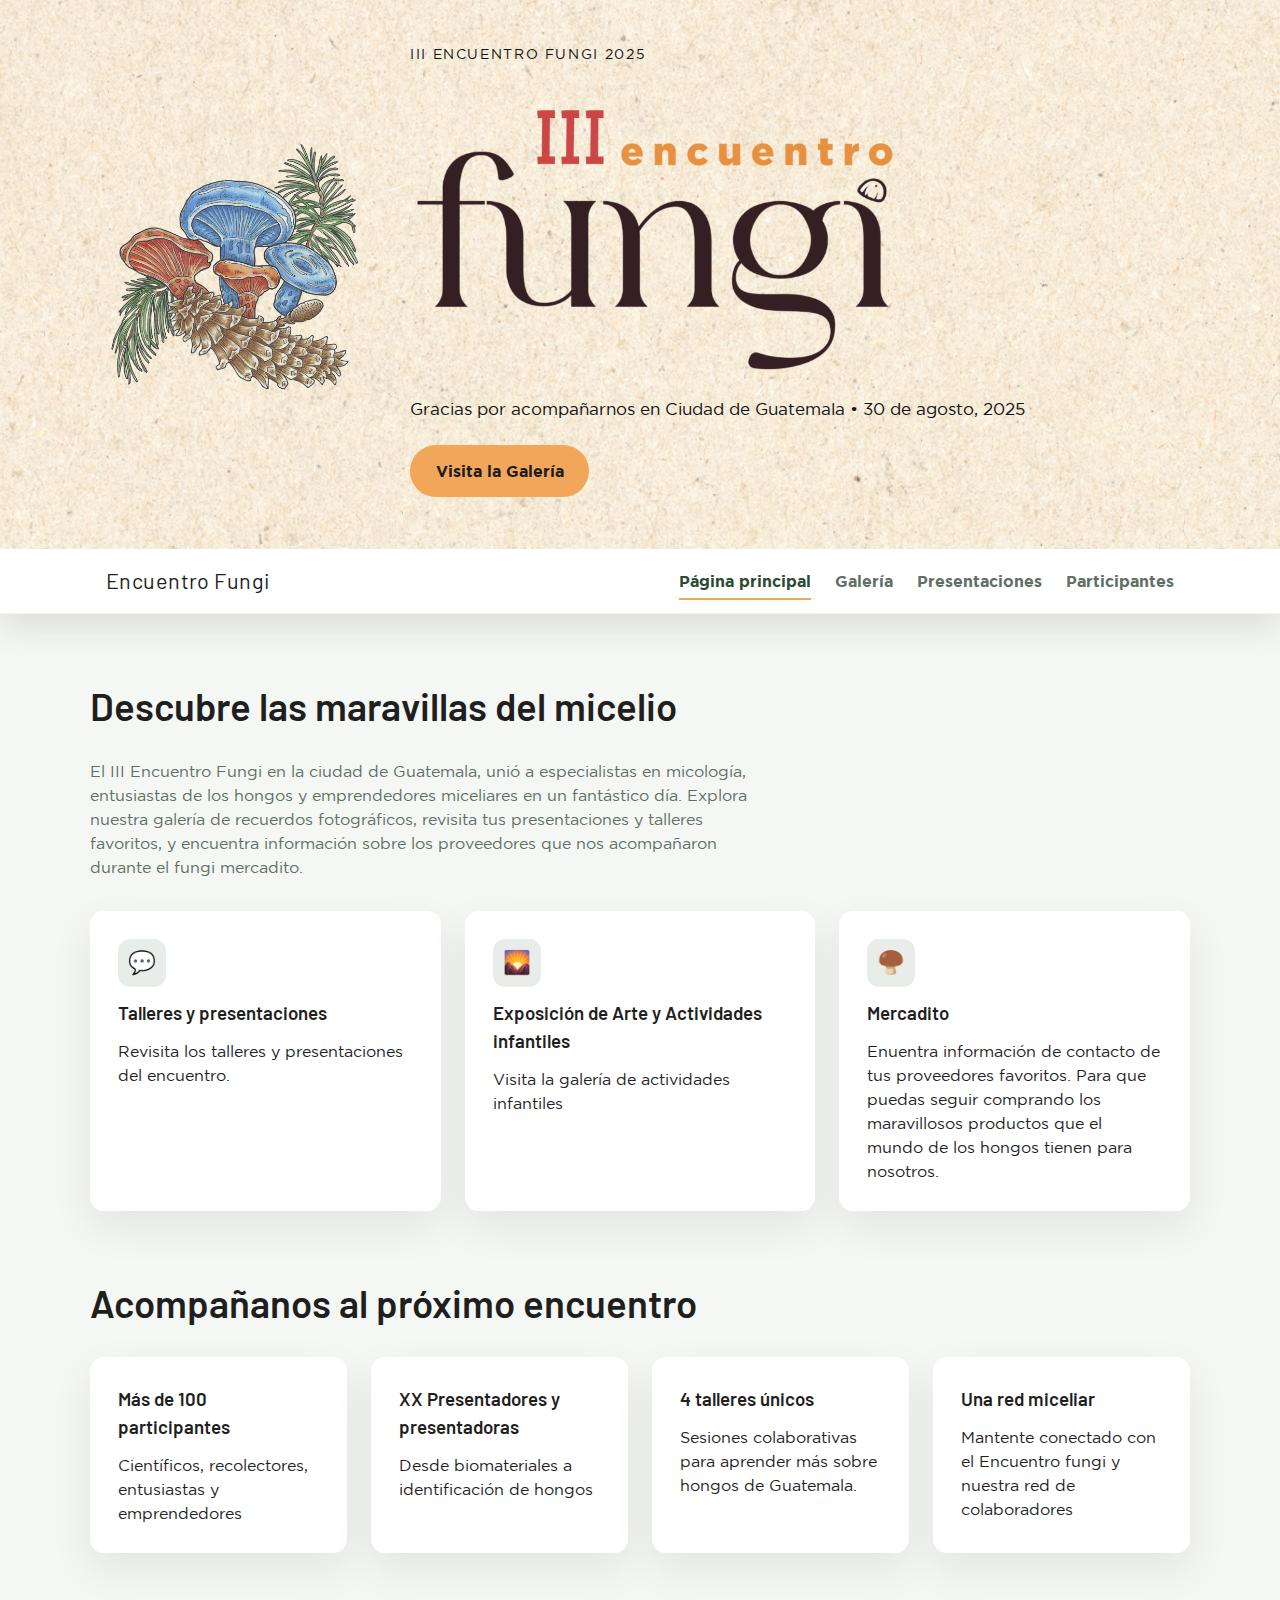
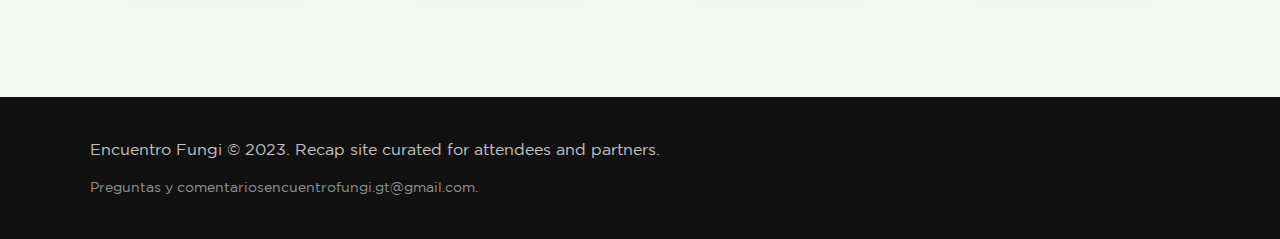
<file: index.html>
<!DOCTYPE html>
<html lang="en">
<head>
  <meta charset="utf-8">
  <meta name="viewport" content="width=device-width, initial-scale=1">
  <title>Encuentro Fungi — Página principal</title>
  <link rel="stylesheet" href="assets/css/reset.css">
  <link rel="stylesheet" href="assets/css/styles.css">
  <script defer src="assets/js/main.js"></script>
</head>
<body data-page="home">
  <a class="skip-link" href="#main-content">Saltar al contenido principal</a>
  <header class="site-header">
    <div class="top-banner">
      <div class="top-banner__inner">
        <div class="top-banner__media" aria-hidden="true">
          <img src="assets/images/brand_assets/background%20mushrooms.png" alt="" loading="lazy">
        </div>
        <div class="top-banner__content">
          <p class="top-banner__eyebrow">III Encuentro Fungi 2025</p>
          <h1 class="top-banner__title">
            <span class="sr-only">Celebrando los mundos ocultos debajo de nuestros pies</span>
            <img src="assets/images/brand_assets/logo.png" alt="Encuentro Fungi">
          </h1>
          <p class="top-banner__meta">Gracias por acompañarnos en Ciudad de Guatemala • 30 de agosto, 2025</p>
          <a class="top-banner__cta" href="gallery.html">Visita la Galería</a>
        </div>
      </div>
    </div>
    <nav class="site-nav" aria-label="Main navigation">
      <div class="site-nav__inner">
        <a class="brand" href="index.html">Encuentro Fungi</a>
        <button class="nav-toggle" type="button" data-nav-toggle aria-label="Toggle navigation" aria-expanded="false">
          Menu
        </button>
        <ul class="nav-list" data-nav>
          <li><a class="nav-link" data-page="home" href="index.html">Página principal</a></li>
          <li><a class="nav-link" data-page="gallery" href="gallery.html">Galería</a></li>
          <li><a class="nav-link" data-page="presentations" href="presentations.html">Presentaciones</a></li>
          <li><a class="nav-link" data-page="about" href="about.html">Participantes</a></li>
        </ul>
      </div>
    </nav>
  </header>

  <main id="main-content">
    <section class="section">
      <h2 class="section__heading">Descubre las maravillas del micelio </h2>
      <p class="section__lead">
        El III Encuentro Fungi en la ciudad de Guatemala, unió a especialistas en micología, entusiastas de los hongos y emprendedores miceliares en un fantástico día. Explora nuestra galería de recuerdos fotográficos, revisita tus presentaciones y talleres favoritos, y encuentra información sobre los proveedores que nos acompañaron durante el fungi mercadito.
      </p>
      <div class="feature-grid">
        <article class="feature-card">
          <div class="feature-card__icon" aria-hidden="true">💬</div>
          <h3>Talleres y presentaciones</h3>
          <p>
            Revisita los talleres y presentaciones del encuentro.
          </p>
        </article>
        <article class="feature-card">
          <div class="feature-card__icon" aria-hidden="true">🌄</div>
          <h3>Exposición de Arte y Actividades infantiles</h3>
          <p>
            Visita la galería de actividades infantiles
          </p>
        </article>
        <article class="feature-card">
          <div class="feature-card__icon" aria-hidden="true">🍄‍🟫</div>
          <h3>Mercadito</h3>
          <p>
            Enuentra información de contacto de tus proveedores favoritos. Para que puedas seguir comprando los maravillosos productos que el mundo de los hongos tienen para nosotros.
          </p>
        </article>
      </div>
    </section>

    <section class="section">
      <h2 class="section__heading">Acompañanos al próximo encuentro</h2>
      <div class="feature-grid">
        <article class="feature-card">
          <h3>Más de 100 participantes </h3>
          <p>Científicos, recolectores, entusiastas y emprendedores</p>
        </article>
        <article class="feature-card">
          <h3>XX Presentadores y presentadoras</h3>
          <p>Desde biomateriales a identificación de hongos</p>
        </article>
        <article class="feature-card">
          <h3>4 talleres únicos</h3>
          <p>Sesiones colaborativas para aprender más sobre hongos de Guatemala.</p>
        </article>
        <article class="feature-card">
          <h3>Una red miceliar</h3>
          <p>Mantente conectado con el Encuentro fungi y nuestra red de colaboradores</p>
        </article>
      </div>
    </section>
  </main>

  <footer class="site-footer">
    <div class="site-footer__inner">
      <p>Encuentro Fungi © 2023. Recap site curated for attendees and partners.</p>
      <p class="site-footer__meta">Preguntas y comentarios<a href="mailto:encuentrofungi.gt@gmail.com">encuentrofungi.gt@gmail.com</a>.</p>
    </div>
  </footer>
</body>
</html>
</file>
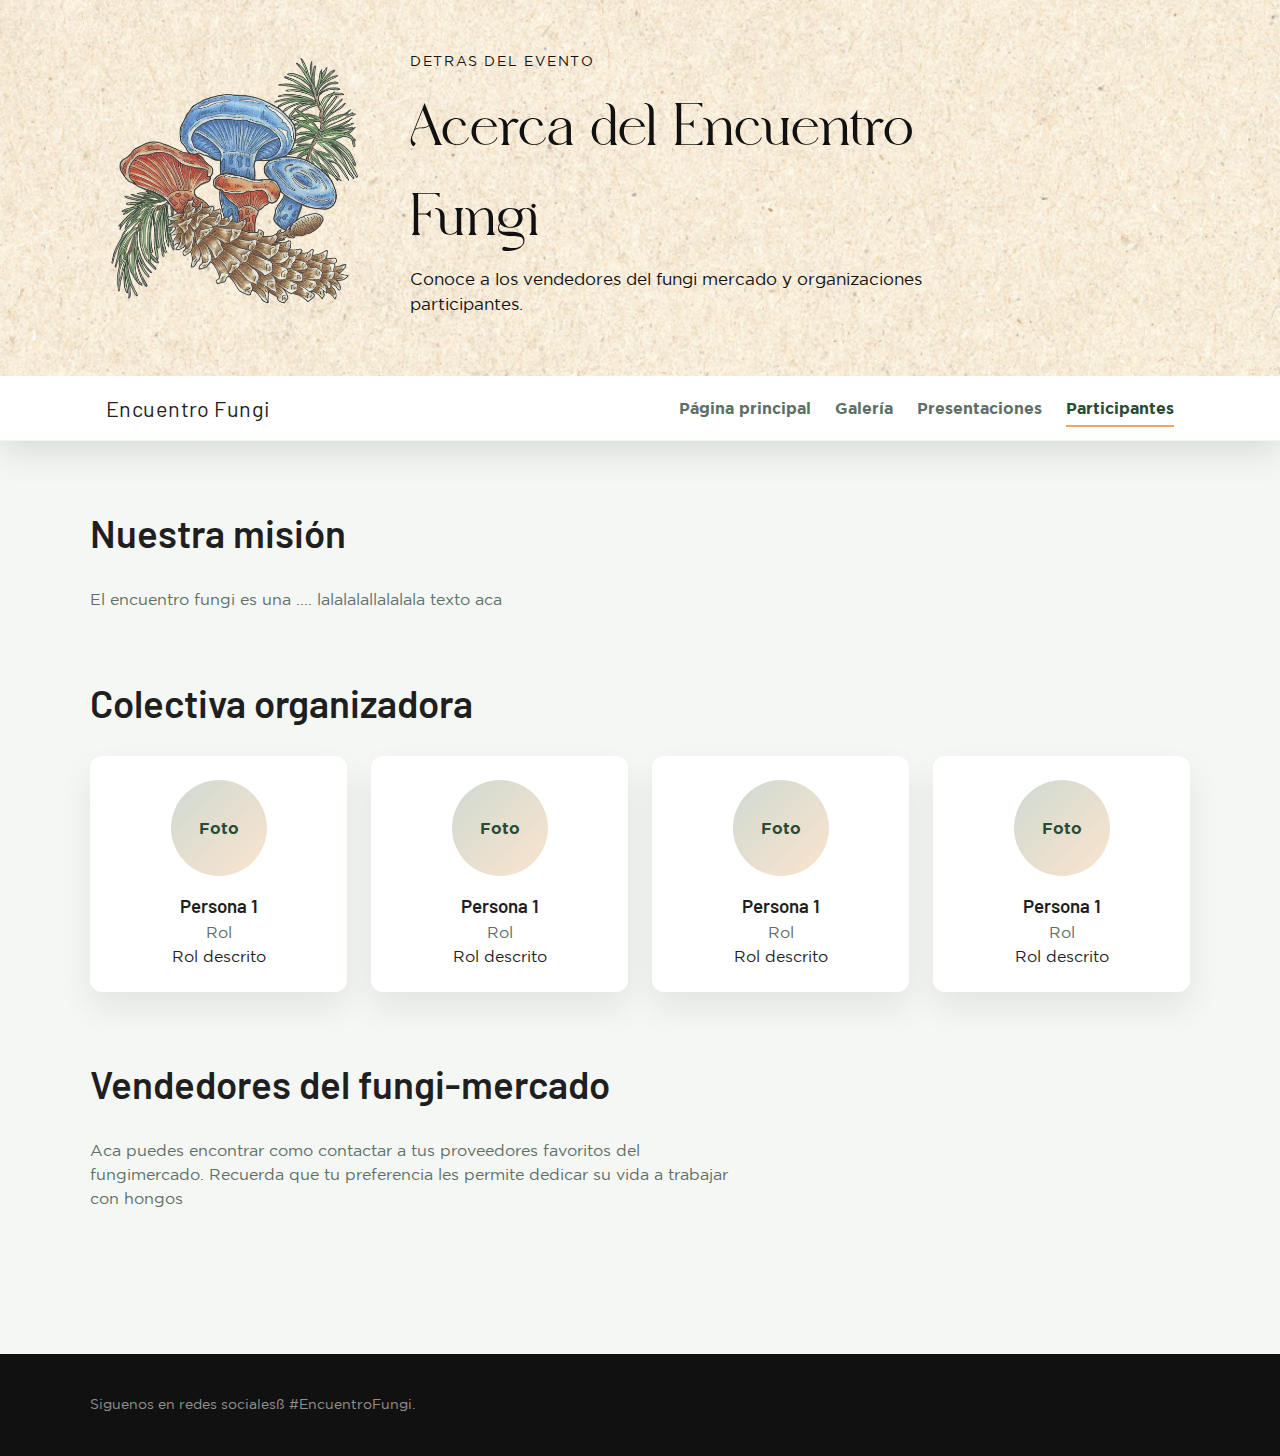
<file: about.html>
<!DOCTYPE html>
<html lang="en">
<head>
  <meta charset="utf-8">
  <meta name="viewport" content="width=device-width, initial-scale=1">
  <title>Encuentro Fungi — Acerca de</title>
  <link rel="stylesheet" href="assets/css/reset.css">
  <link rel="stylesheet" href="assets/css/styles.css">
  <script defer src="assets/js/main.js"></script>
</head>
<body data-page="about">
  <a class="skip-link" href="#main-content">Skip to main content</a>
  <header class="site-header">
    <div class="top-banner">
      <div class="top-banner__inner">
        <div class="top-banner__media" aria-hidden="true">
          <img src="assets/images/brand_assets/background%20mushrooms.png" alt="" loading="lazy">
        </div>
        <div class="top-banner__content">
          <p class="top-banner__eyebrow">Detras del evento</p>
          <h1 class="top-banner__title">Acerca del Encuentro Fungi</h1>
          <p class="top-banner__meta">Conoce a los vendedores del fungi mercado y organizaciones participantes.</p>
        </div>
      </div>
    </div>
    <nav class="site-nav" aria-label="Main navigation">
      <div class="site-nav__inner">
        <a class="brand" href="index.html">Encuentro Fungi</a>
        <button class="nav-toggle" type="button" data-nav-toggle aria-label="Toggle navigation" aria-expanded="false">
          Menu
        </button>
        <ul class="nav-list" data-nav>
          <li><a class="nav-link" data-page="home" href="index.html">Página principal</a></li>
          <li><a class="nav-link" data-page="gallery" href="gallery.html">Galería</a></li>
          <li><a class="nav-link" data-page="presentations" href="presentations.html">Presentaciones</a></li>
          <li><a class="nav-link" data-page="about" href="about.html">Participantes</a></li>
        </ul>
      </div>
    </nav>
  </header>

  <main id="main-content">
    <section class="section">
      <h2 class="section__heading">Nuestra misión</h2>
      <p class="section__lead">
        El encuentro fungi es una .... lalalalallalalala texto aca
      </p>
    </section>

    <section class="section">
      <h2 class="section__heading">Colectiva organizadora</h2>
      <div class="team-grid">
        <article class="team-card">
          <div class="team-avatar" aria-hidden="true">Foto</div>
          <h3>Persona 1</h3>
          <p class="speaker-meta">Rol</p>
          <p>Rol descrito</p>
        </article>
        <article class="team-card">
          <div class="team-avatar" aria-hidden="true">Foto</div>
          <h3>Persona 1</h3>
          <p class="speaker-meta">Rol</p>
          <p>Rol descrito</p>
        </article>
        <article class="team-card">
          <div class="team-avatar" aria-hidden="true">Foto</div>
          <h3>Persona 1</h3>
          <p class="speaker-meta">Rol</p>
          <p>Rol descrito</p>
        </article>
        <article class="team-card">
          <div class="team-avatar" aria-hidden="true">Foto</div>
          <h3>Persona 1</h3>
          <p class="speaker-meta">Rol</p>
          <p>Rol descrito</p>
        </article>
      </div>
    </section>

    <section class="section">
      <h2 class="section__heading">Vendedores del fungi-mercado</h2>
      <p class="section__lead">
        Aca puedes encontrar como contactar a tus proveedores favoritos del fungimercado. Recuerda que tu preferencia les permite dedicar su vida a trabajar con hongos
      </p>
    </section>
  </main>

  <footer class="site-footer">
    <div class="site-footer__inner">

      <p class="site-footer__meta">Siguenos en redes socialesß <a href="#">#EncuentroFungi</a>.</p>
    </div>
  </footer>
</body>
</html>
</file>
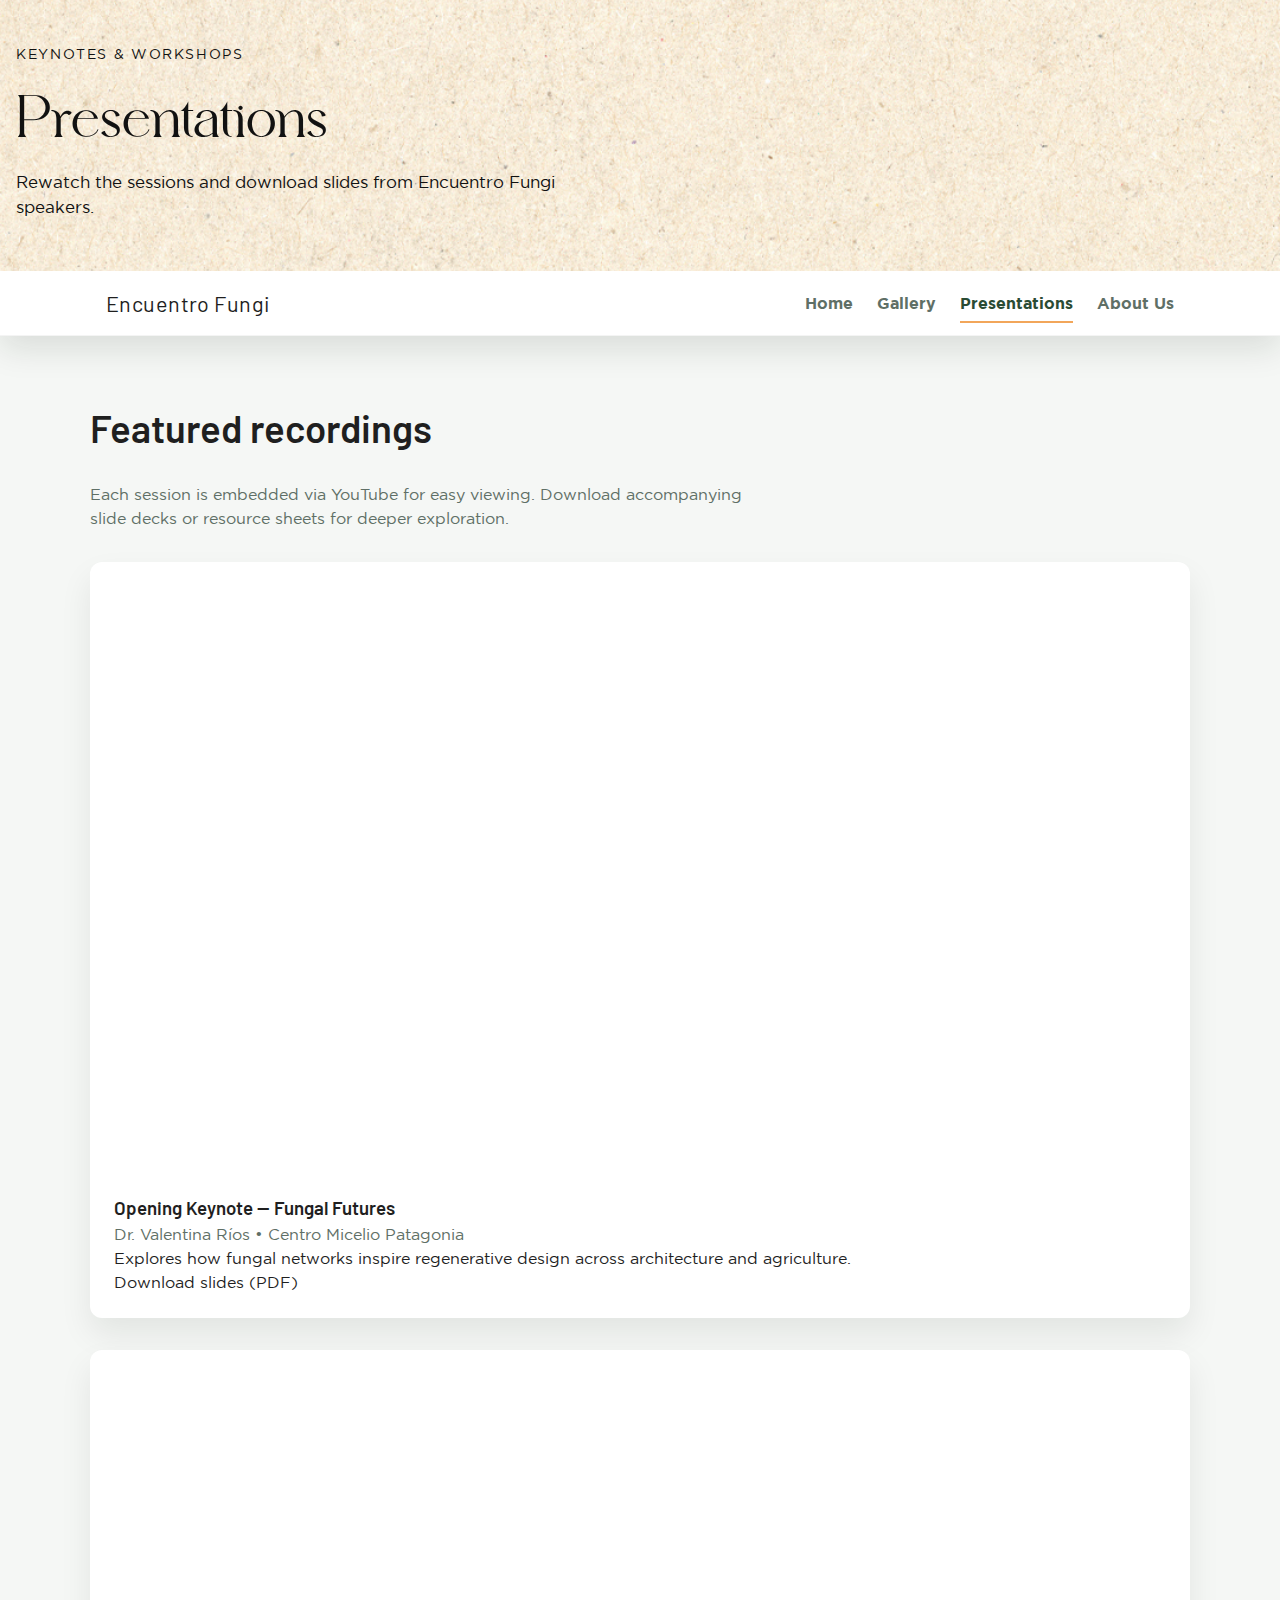
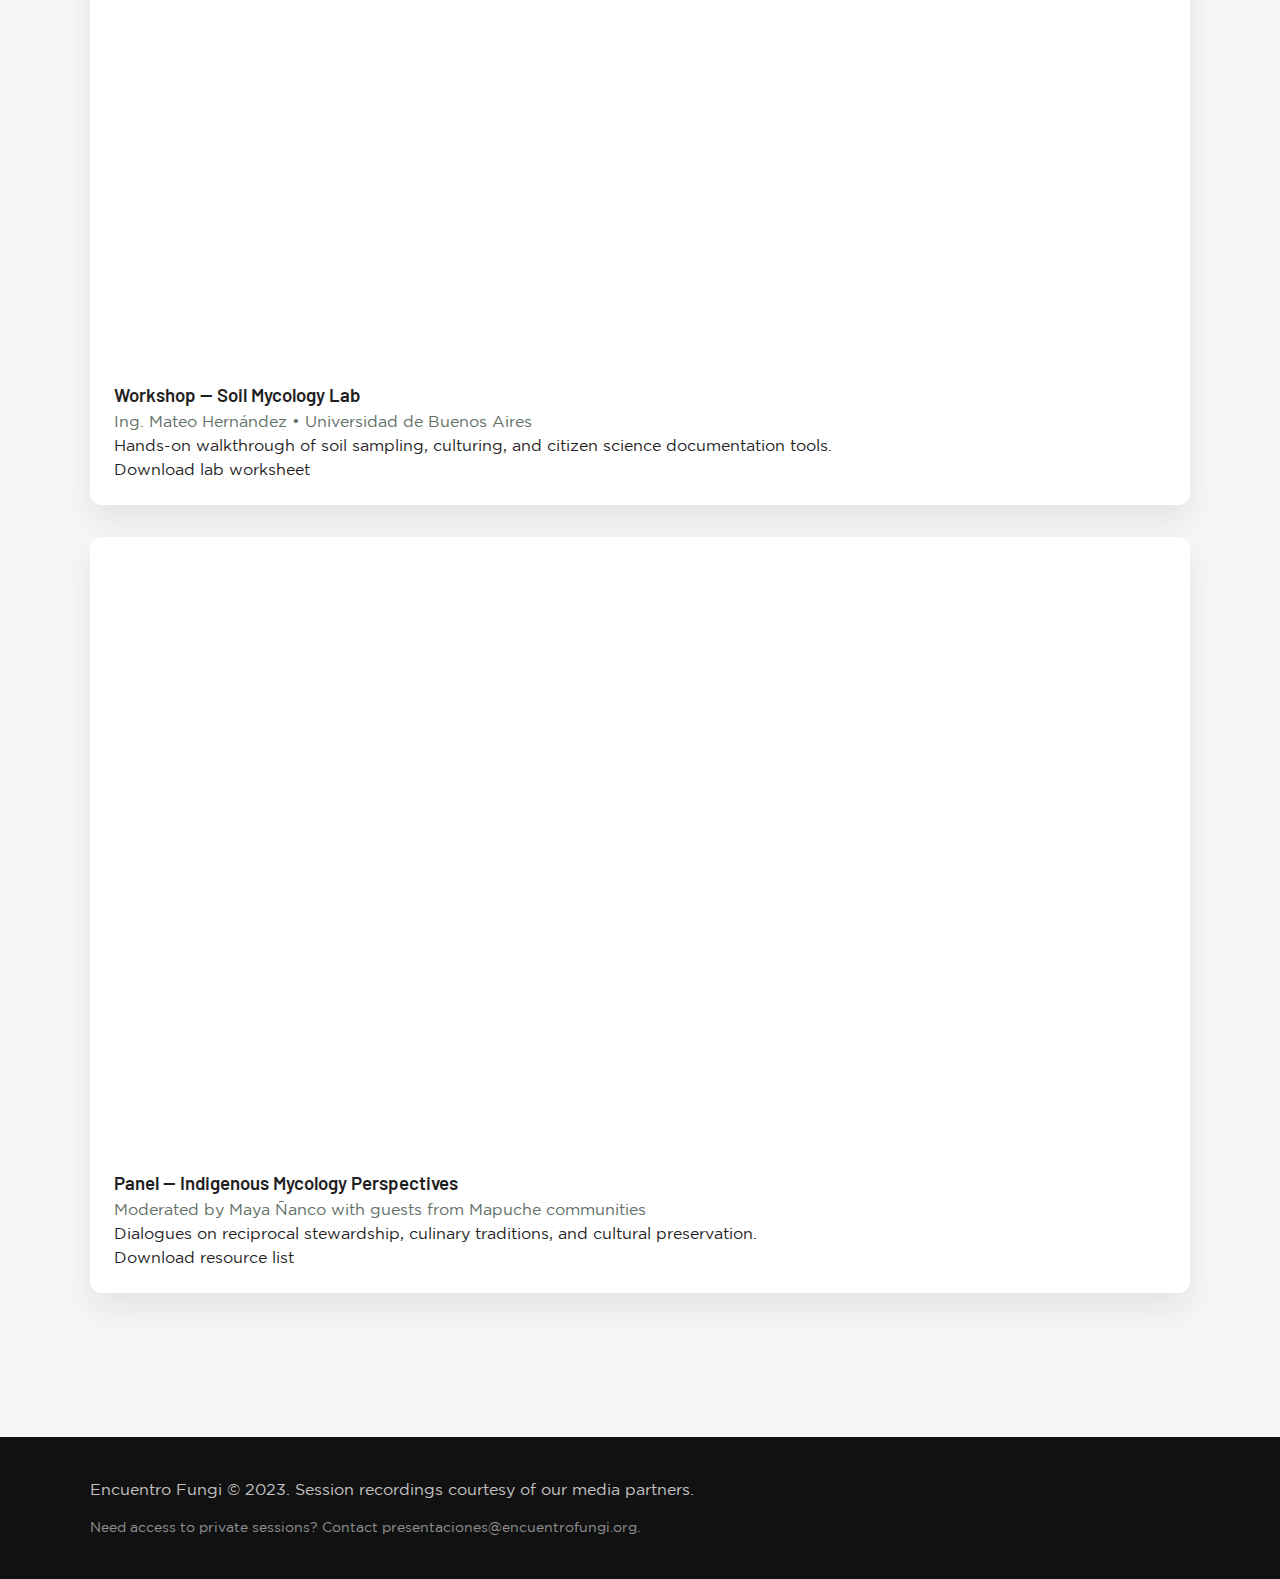
<file: presentations.html>
<!DOCTYPE html>
<html lang="en">
<head>
  <meta charset="utf-8">
  <meta name="viewport" content="width=device-width, initial-scale=1">
  <title>Encuentro Fungi — Presentations</title>
  <link rel="stylesheet" href="assets/css/reset.css">
  <link rel="stylesheet" href="assets/css/styles.css">
  <script defer src="assets/js/main.js"></script>
</head>
<body data-page="presentations">
  <a class="skip-link" href="#main-content">Skip to main content</a>
  <header class="site-header">
    <div class="top-banner">
      <div class="top-banner__content">
        <p class="top-banner__eyebrow">Keynotes & Workshops</p>
        <h1 class="top-banner__title">Presentations</h1>
        <p class="top-banner__meta">Rewatch the sessions and download slides from Encuentro Fungi speakers.</p>
      </div>
    </div>
    <nav class="site-nav" aria-label="Main navigation">
      <div class="site-nav__inner">
        <a class="brand" href="index.html">Encuentro Fungi</a>
        <button class="nav-toggle" type="button" data-nav-toggle aria-label="Toggle navigation" aria-expanded="false">
          Menu
        </button>
        <ul class="nav-list" data-nav>
          <li><a class="nav-link" data-page="home" href="index.html">Home</a></li>
          <li><a class="nav-link" data-page="gallery" href="gallery.html">Gallery</a></li>
          <li><a class="nav-link" data-page="presentations" href="presentations.html">Presentations</a></li>
          <li><a class="nav-link" data-page="about" href="about.html">About Us</a></li>
        </ul>
      </div>
    </nav>
  </header>

  <main id="main-content">
    <section class="section">
      <h2 class="section__heading">Featured recordings</h2>
      <p class="section__lead">
        Each session is embedded via YouTube for easy viewing. Download accompanying slide decks or resource sheets for
        deeper exploration.
      </p>
      <div class="video-grid">
        <article class="video-card">
          <div class="video-wrapper">
            <iframe src="https://www.youtube.com/embed/dQw4w9WgXcQ" title="Opening keynote: Fungal Futures" allowfullscreen></iframe>
          </div>
          <h3>Opening Keynote — Fungal Futures</h3>
          <p class="speaker-meta">Dr. Valentina Ríos • Centro Micelio Patagonia</p>
          <p>Explores how fungal networks inspire regenerative design across architecture and agriculture.</p>
          <p><a href="#">Download slides (PDF)</a></p>
        </article>
        <article class="video-card">
          <div class="video-wrapper">
            <iframe src="https://www.youtube.com/embed/SAMPLEID01" title="Workshop: Soil Mycology Lab" allowfullscreen></iframe>
          </div>
          <h3>Workshop — Soil Mycology Lab</h3>
          <p class="speaker-meta">Ing. Mateo Hernández • Universidad de Buenos Aires</p>
          <p>Hands-on walkthrough of soil sampling, culturing, and citizen science documentation tools.</p>
          <p><a href="#">Download lab worksheet</a></p>
        </article>
        <article class="video-card">
          <div class="video-wrapper">
            <iframe src="https://www.youtube.com/embed/SAMPLEID02" title="Panel: Indigenous Mycology Perspectives" allowfullscreen></iframe>
          </div>
          <h3>Panel — Indigenous Mycology Perspectives</h3>
          <p class="speaker-meta">Moderated by Maya Ñanco with guests from Mapuche communities</p>
          <p>Dialogues on reciprocal stewardship, culinary traditions, and cultural preservation.</p>
          <p><a href="#">Download resource list</a></p>
        </article>
      </div>
    </section>
  </main>

  <footer class="site-footer">
    <div class="site-footer__inner">
      <p>Encuentro Fungi © 2023. Session recordings courtesy of our media partners.</p>
      <p class="site-footer__meta">Need access to private sessions? Contact <a href="mailto:presentaciones@encuentrofungi.org">presentaciones@encuentrofungi.org</a>.</p>
    </div>
  </footer>
</body>
</html>
</file>
<file: assets/css/styles.css>
:root {
  --color-primary: #3f6a4d;
  --color-primary-dark: #2a4b34;
  --color-accent: #f2a65a;
  --color-text: #1f1f1f;
  --color-muted: #5f6f66;
  --color-background: #f5f7f5;
  --font-body: 'Gotham', 'Arial', sans-serif;
  --font-heading: 'Barlow', 'Gotham', sans-serif;
  --font-display: 'Edensor Free', 'Barlow', serif;
  --max-width: 1100px;
  --nav-height: 64px;
  --transition: 200ms ease;
}

@font-face {
  font-family: 'Edensor Free';
  src: url('../fonts/Edensor-Free.otf') format('opentype');
  font-weight: 400;
  font-style: normal;
  font-display: swap;
}

@font-face {
  font-family: 'Barlow';
  src: url('../fonts/Barlow/Barlow-Regular.ttf') format('truetype');
  font-weight: 400;
  font-style: normal;
  font-display: swap;
}

@font-face {
  font-family: 'Barlow';
  src: url('../fonts/Barlow/Barlow-Medium.ttf') format('truetype');
  font-weight: 500;
  font-style: normal;
  font-display: swap;
}

@font-face {
  font-family: 'Barlow';
  src: url('../fonts/Barlow/Barlow-SemiBold.ttf') format('truetype');
  font-weight: 600;
  font-style: normal;
  font-display: swap;
}

@font-face {
  font-family: 'Barlow';
  src: url('../fonts/Barlow/Barlow-Bold.ttf') format('truetype');
  font-weight: 700;
  font-style: normal;
  font-display: swap;
}

@font-face {
  font-family: 'Gotham';
  src: url('../fonts/Gotham-Font/GothamBook.ttf') format('truetype');
  font-weight: 400;
  font-style: normal;
  font-display: swap;
}

@font-face {
  font-family: 'Gotham';
  src: url('../fonts/Gotham-Font/GothamBookItalic.ttf') format('truetype');
  font-weight: 400;
  font-style: italic;
  font-display: swap;
}

@font-face {
  font-family: 'Gotham';
  src: url('../fonts/Gotham-Font/GothamBold.ttf') format('truetype');
  font-weight: 700;
  font-style: normal;
  font-display: swap;
}

body {
  font-family: var(--font-body);
  background-color: var(--color-background);
  color: var(--color-text);
}

.sr-only {
  position: absolute;
  width: 1px;
  height: 1px;
  padding: 0;
  margin: -1px;
  overflow: hidden;
  clip: rect(0, 0, 0, 0);
  white-space: nowrap;
  border: 0;
}

h1 {
  font-family: var(--font-display);
  font-weight: 400;
}

h2,
h3,
h4,
h5,
h6 {
  font-family: var(--font-heading);
  font-weight: 600;
}

.skip-link {
  position: absolute;
  left: -999px;
  top: 1rem;
  background: #fff;
  padding: 0.75rem 1rem;
  border-radius: 4px;
  box-shadow: 0 0.5rem 1rem rgba(0, 0, 0, 0.15);
  z-index: 1000;
}

.skip-link:focus {
  left: 1rem;
}

.site-header {
  background-color: #fff;
  box-shadow: 0 0.75rem 2rem rgba(18, 29, 17, 0.12);
}

.top-banner {
  position: relative;
  background-image: url('../images/brand_assets/page_background.png');
  background-size: cover;
  background-position: center;
  background-repeat: no-repeat;
  color: #111;
  padding: 2.75rem 1rem 3.25rem;
  overflow: hidden;
}

.top-banner__inner {
  position: relative;
  z-index: 1;
  max-width: var(--max-width);
  margin: 0 auto;
  display: grid;
  grid-template-columns: minmax(0, 280px) minmax(0, 1fr);
  gap: 2.5rem;
  align-items: center;
}

.top-banner__content {
  max-width: 620px;
  margin: 0 auto 0 0;
}

.top-banner__eyebrow {
  letter-spacing: 0.12em;
  text-transform: uppercase;
  font-size: 0.85rem;
  color: #111;
}

.top-banner__title {
  font-family: var(--font-display);
  font-size: clamp(2.5rem, 5vw, 3.75rem);
  margin-top: 0.5rem;
}

.top-banner__meta {
  margin-top: 0.4rem;
  font-size: 1.05rem;
  color: #111;
}

.top-banner__media {
  display: flex;
  justify-content: center;
}

.top-banner__media img {
  max-width: 320px;
  width: 100%;
  height: auto;
  display: block;
}

.top-banner__title img {
  display: block;
  max-width: 504px;
  width: 100%;
  height: auto;
}

.top-banner__cta {
  display: inline-block;
  margin-top: 1.5rem;
  padding: 0.85rem 1.6rem;
  background-color: var(--color-accent);
  color: #1b1b1b;
  font-weight: 600;
  border-radius: 999px;
  transition: background-color var(--transition), transform var(--transition), box-shadow var(--transition);
}

.top-banner__cta:hover,
.top-banner__cta:focus {
  background-color: #f5bc83;
  transform: translateY(-2px);
  box-shadow: 0 0.75rem 1.2rem rgba(242, 166, 90, 0.25);
}

.site-nav {
  position: sticky;
  top: 0;
  z-index: 999;
  background-color: #fff;
  border-bottom: 1px solid rgba(31, 31, 31, 0.05);
}

.site-nav__inner {
  display: flex;
  align-items: center;
  justify-content: space-between;
  max-width: var(--max-width);
  margin: 0 auto;
  padding: 0.5rem 1rem;
  min-height: var(--nav-height);
}

.brand {
  font-family: var(--font-heading);
  font-size: 1.35rem;
  letter-spacing: 0.02em;
}

.nav-toggle {
  display: none;
  border: 1px solid rgba(31, 31, 31, 0.1);
  border-radius: 6px;
  background: #fff;
  padding: 0.4rem 0.75rem;
}

.nav-toggle:focus {
  outline: 2px solid var(--color-accent);
  outline-offset: 2px;
}

.nav-list {
  display: flex;
  align-items: center;
  gap: 1.5rem;
  font-weight: 600;
}

.nav-link {
  position: relative;
  padding: 0.25rem 0;
  color: var(--color-muted);
  transition: color var(--transition);
}

.nav-link::after {
  content: '';
  position: absolute;
  left: 0;
  bottom: -0.4rem;
  width: 100%;
  height: 2px;
  background-color: transparent;
  transition: background-color var(--transition), transform var(--transition);
  transform: scaleX(0.4);
}

.nav-link:hover,
.nav-link:focus {
  color: var(--color-primary);
}

.nav-link.is-current {
  color: var(--color-primary-dark);
}

.nav-link.is-current::after {
  background-color: var(--color-accent);
  transform: scaleX(1);
}

main {
  padding: 4rem 1rem 5rem;
}

.section {
  max-width: var(--max-width);
  margin: 0 auto 4rem;
}

.section__heading {
  font-family: var(--font-heading);
  font-size: clamp(1.8rem, 3vw, 2.4rem);
  margin-bottom: 1.5rem;
}

.section__lead {
  color: var(--color-muted);
  max-width: 60ch;
  margin-bottom: 2rem;
}

.feature-grid {
  display: grid;
  gap: 1.5rem;
  grid-template-columns: repeat(auto-fit, minmax(240px, 1fr));
}

.feature-card {
  background: #fff;
  border-radius: 14px;
  padding: 1.75rem;
  box-shadow: 0 1rem 2.5rem rgba(18, 29, 17, 0.08);
  display: flex;
  flex-direction: column;
  gap: 0.75rem;
}

.feature-card__icon {
  width: 48px;
  height: 48px;
  border-radius: 12px;
  background: rgba(63, 106, 77, 0.12);
  display: grid;
  place-items: center;
  font-size: 1.4rem;
}

.gallery-filter {
  display: flex;
  gap: 0.75rem;
  flex-wrap: wrap;
  margin-bottom: 2rem;
}

.filter-button {
  padding: 0.6rem 1.25rem;
  border-radius: 999px;
  border: 1px solid rgba(63, 106, 77, 0.3);
  background: #fff;
  cursor: pointer;
  transition: background-color var(--transition), color var(--transition), border-color var(--transition);
}

.filter-button.is-active,
.filter-button:hover,
.filter-button:focus {
  background-color: var(--color-primary);
  border-color: var(--color-primary);
  color: #fff;
}

.gallery-grid {
  display: grid;
  gap: 1rem;
  grid-template-columns: repeat(auto-fill, minmax(240px, 1fr));
}

.gallery-status {
  margin-bottom: 0.5rem;
  min-height: 1.25rem;
  color: var(--color-muted);
  font-size: 0.95rem;
}

.gallery-empty {
  margin-bottom: 1.5rem;
  color: var(--color-muted);
  font-style: italic;
}

.gallery-card {
  background: #fff;
  border-radius: 12px;
  overflow: hidden;
  box-shadow: 0 1rem 2rem rgba(18, 29, 17, 0.08);
  display: flex;
  flex-direction: column;
}

.gallery-card.is-hidden {
  display: none;
}

.gallery-card__trigger {
  display: block;
  width: 100%;
  padding: 0;
  border: none;
  background: transparent;
  cursor: zoom-in;
  line-height: 0;
  position: relative;
  overflow: hidden;
}

.gallery-card__trigger:focus-visible {
  outline: 3px solid var(--color-accent);
  outline-offset: 4px;
}

.gallery-thumb {
  display: block;
  width: 100%;
  aspect-ratio: 4 / 3;
  object-fit: cover;
  transition: transform var(--transition);
}

.gallery-card__trigger:hover .gallery-thumb,
.gallery-card__trigger:focus-visible .gallery-thumb {
  transform: scale(1.02);
}

.gallery-caption {
  padding: 1rem;
  font-weight: 600;
  color: var(--color-primary-dark);
}

.gallery-modal {
  position: fixed;
  inset: 0;
  display: none;
  align-items: center;
  justify-content: center;
  padding: 2rem 1.25rem;
  z-index: 1000;
}

.gallery-modal.is-visible {
  display: flex;
}

.gallery-modal__backdrop {
  position: absolute;
  inset: 0;
  background: rgba(8, 12, 10, 0.85);
  backdrop-filter: blur(2px);
}

.gallery-modal__dialog {
  position: relative;
  z-index: 1;
  width: min(100%, 960px);
  background: #0f1411;
  border-radius: 18px;
  padding: 2.25rem 1.75rem 1.75rem;
  box-shadow: 0 2.5rem 4rem rgba(8, 12, 10, 0.5);
  display: flex;
  flex-direction: column;
  gap: 1.25rem;
}

.gallery-modal__close {
  position: absolute;
  top: 1rem;
  right: 1rem;
  width: 2.5rem;
  height: 2.5rem;
  border-radius: 50%;
  border: none;
  background: rgba(255, 255, 255, 0.1);
  color: #fff;
  font-size: 1.5rem;
  cursor: pointer;
  transition: background-color var(--transition), transform var(--transition);
  display: grid;
  place-items: center;
}

.gallery-modal__close:hover,
.gallery-modal__close:focus-visible {
  background: rgba(255, 255, 255, 0.2);
  transform: scale(1.05);
}

.gallery-modal__figure {
  margin: 0;
  display: flex;
  flex-direction: column;
  gap: 0.75rem;
}

.gallery-modal__image {
  width: 100%;
  max-height: 70vh;
  object-fit: contain;
  border-radius: 12px;
  background: #101610;
  box-shadow: 0 1.5rem 3rem rgba(0, 0, 0, 0.35);
}

.gallery-modal__caption {
  color: rgba(255, 255, 255, 0.85);
  font-size: 1rem;
  font-weight: 500;
  text-align: center;
}

.gallery-modal__download {
  align-self: center;
  padding: 0.75rem 1.75rem;
  border-radius: 999px;
  background: var(--color-accent);
  color: #1f1f1f;
  font-weight: 600;
  text-decoration: none;
  transition: transform var(--transition), box-shadow var(--transition);
}

.gallery-modal__download:hover,
.gallery-modal__download:focus-visible {
  transform: translateY(-2px);
  box-shadow: 0 1rem 2rem rgba(0, 0, 0, 0.25);
}

body.is-locked {
  overflow: hidden;
  touch-action: none;
}

@media (max-width: 640px) {
  .gallery-modal__dialog {
    padding: 2rem 1.25rem 1.5rem;
  }

  .gallery-modal__image {
    max-height: 60vh;
  }
}

.video-grid {
  display: grid;
  gap: 2rem;
}

.video-card {
  background: #fff;
  padding: 1.5rem;
  border-radius: 12px;
  box-shadow: 0 1rem 2rem rgba(18, 29, 17, 0.08);
}

.video-wrapper {
  position: relative;
  padding-bottom: 56.25%;
  height: 0;
  overflow: hidden;
  border-radius: 10px;
  margin-bottom: 1rem;
}

.video-wrapper iframe {
  position: absolute;
  top: 0;
  left: 0;
  width: 100%;
  height: 100%;
  border: 0;
}

.speaker-meta {
  color: var(--color-muted);
}

.team-grid {
  display: grid;
  gap: 1.5rem;
  grid-template-columns: repeat(auto-fit, minmax(220px, 1fr));
}

.team-card {
  background: #fff;
  border-radius: 12px;
  padding: 1.5rem;
  text-align: center;
  box-shadow: 0 1rem 2rem rgba(18, 29, 17, 0.08);
}

.team-avatar {
  width: 96px;
  height: 96px;
  margin: 0 auto 1rem;
  border-radius: 50%;
  background: linear-gradient(135deg, rgba(63, 106, 77, 0.25), rgba(242, 166, 90, 0.3));
  display: grid;
  place-items: center;
  font-weight: 700;
  color: var(--color-primary-dark);
}

.site-footer {
  background: #111;
  color: rgba(255, 255, 255, 0.75);
  padding: 2.5rem 1rem;
}

.site-footer__inner {
  max-width: var(--max-width);
  margin: 0 auto;
  display: flex;
  flex-direction: column;
  gap: 1rem;
}

.site-footer__meta {
  font-size: 0.9rem;
  color: rgba(255, 255, 255, 0.55);
}

@media (max-width: 768px) {
  .top-banner {
    padding: 3rem 1rem;
  }

  .top-banner__inner {
    grid-template-columns: 1fr;
    text-align: center;
  }

  .top-banner__media {
    order: -1;
    margin: 0 auto 1.5rem;
  }

  .top-banner__content {
    margin: 0 auto;
    text-align: center;
  }

  .nav-toggle {
    display: inline-flex;
    align-items: center;
    gap: 0.35rem;
  }

  .nav-list {
    position: absolute;
    inset: calc(var(--nav-height) + 0.25rem) 1rem auto;
    flex-direction: column;
    align-items: flex-start;
    background: #fff;
    padding: 1rem;
    border-radius: 12px;
    box-shadow: 0 1rem 2rem rgba(18, 29, 17, 0.1);
    opacity: 0;
    pointer-events: none;
    transform: translateY(-0.5rem);
    transition: opacity var(--transition), transform var(--transition);
  }

  .nav-list.is-open {
    opacity: 1;
    pointer-events: auto;
    transform: translateY(0);
  }

  main {
    padding-top: 3rem;
  }
}

@media (prefers-reduced-motion: reduce) {
  *, *::before, *::after {
    animation-duration: 0.01ms !important;
    animation-iteration-count: 1 !important;
    transition-duration: 0.01ms !important;
    scroll-behavior: auto !important;
  }
}
</file>
